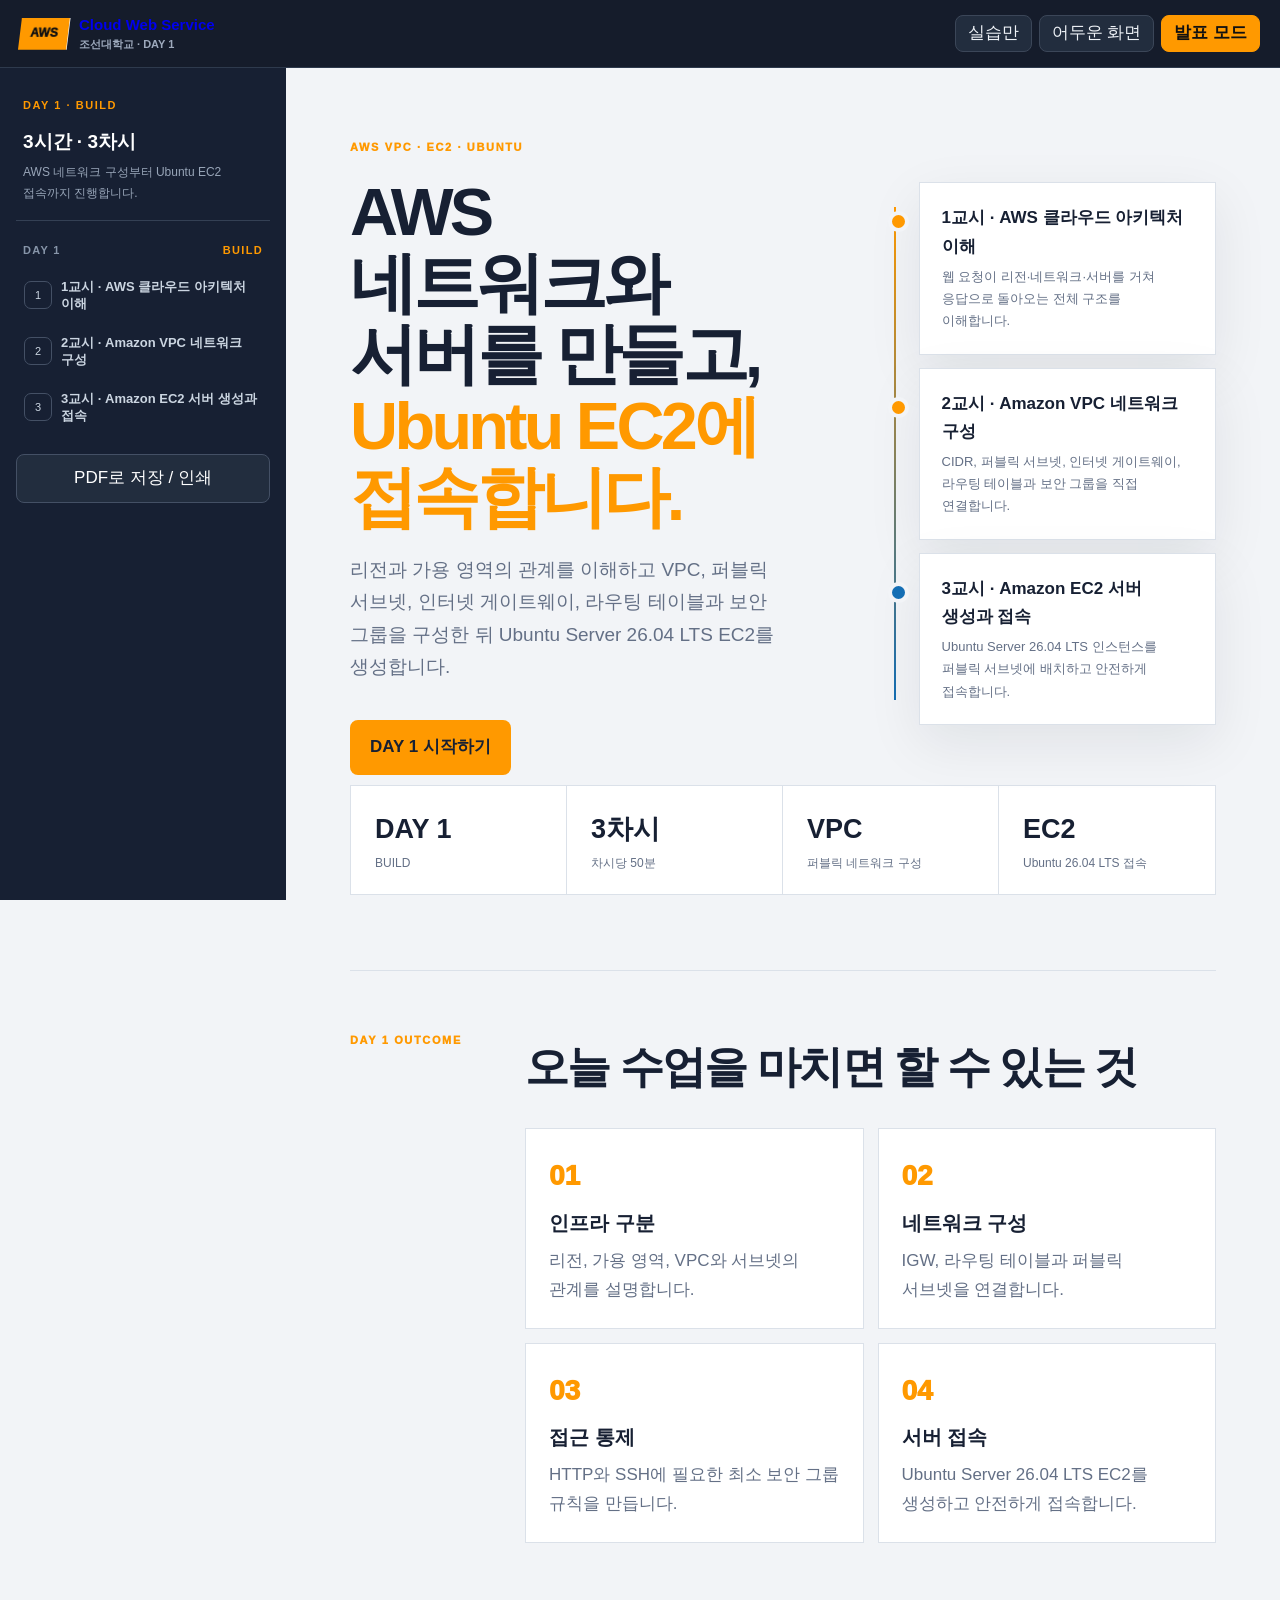
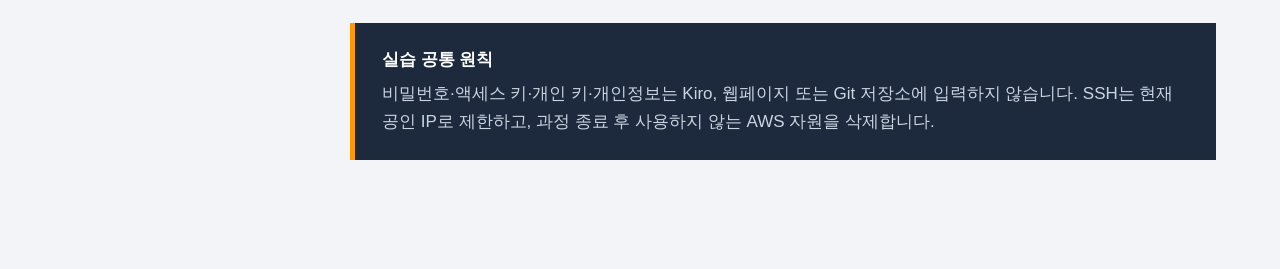
<file: index.html>
<!doctype html>
<html lang="ko">
<head>
  <meta charset="utf-8">
  <meta name="viewport" content="width=device-width,initial-scale=1">
  <meta name="description" content="IT 관련 전공 3·4학년을 위한 AWS 클라우드 웹서비스 구축 일자별 실습 교안">
  <meta name="theme-color" content="#111827">
  <title>조선대학교 AWS 클라우드 웹서비스 구축 · DAY 1</title>
  <link rel="icon" type="image/svg+xml" href="data:image/svg+xml,%3Csvg xmlns='http://www.w3.org/2000/svg' viewBox='0 0 64 64'%3E%3Crect width='64' height='64' rx='14' fill='%23111827'/%3E%3Cpath d='M14 38h36M19 29l13-10 13 10v16H19z' fill='none' stroke='%23ff9900' stroke-width='4' stroke-linecap='round' stroke-linejoin='round'/%3E%3C/svg%3E">
  <link rel="stylesheet" href="styles.css">
  <link rel="stylesheet" href="visuals.css?v=20261002-2">
  <link rel="stylesheet" href="effects.css?v=20261002-2">
</head>
<body>
  <a class="skip" href="#main">본문으로 바로가기</a>
  <header class="topbar">
    <button class="nav-toggle" id="navToggle" aria-label="목차 열기" aria-expanded="false">☰</button>
    <a class="brand" href="#home"><span>AWS</span><b>Cloud Web Service<small>조선대학교 · DAY 1</small></b></a>
    <div class="tools">
      <button id="practiceBtn" aria-pressed="false">실습만</button>
      <button id="themeBtn" aria-pressed="false">어두운 화면</button>
      <button class="accent" id="presentBtn">발표 모드</button>
    </div>
  </header>
  <aside class="sidebar" id="sidebar">
    <div class="side-head"><small>DAY 1 · BUILD</small><strong>3시간 · 3차시</strong><p>오늘 학습할 내용만 표시합니다.</p></div>
    <nav id="courseNav" aria-label="강의 목차"></nav>
    <button class="print" id="printBtn">PDF로 저장 / 인쇄</button>
  </aside>
  <main id="main">
    <section class="home" id="home"></section>
    <div id="lessonRoot"></div>
  </main>
  <div class="present-bar" id="presentBar" hidden><button id="prev">←</button><span id="counter">1 / 1</span><button id="next">→</button><button id="exit">발표 종료</button></div>
  <script src="course-day1.js?v=1459fa1e"></script>
  <script src="app.js"></script>
</body>
</html>
</file>
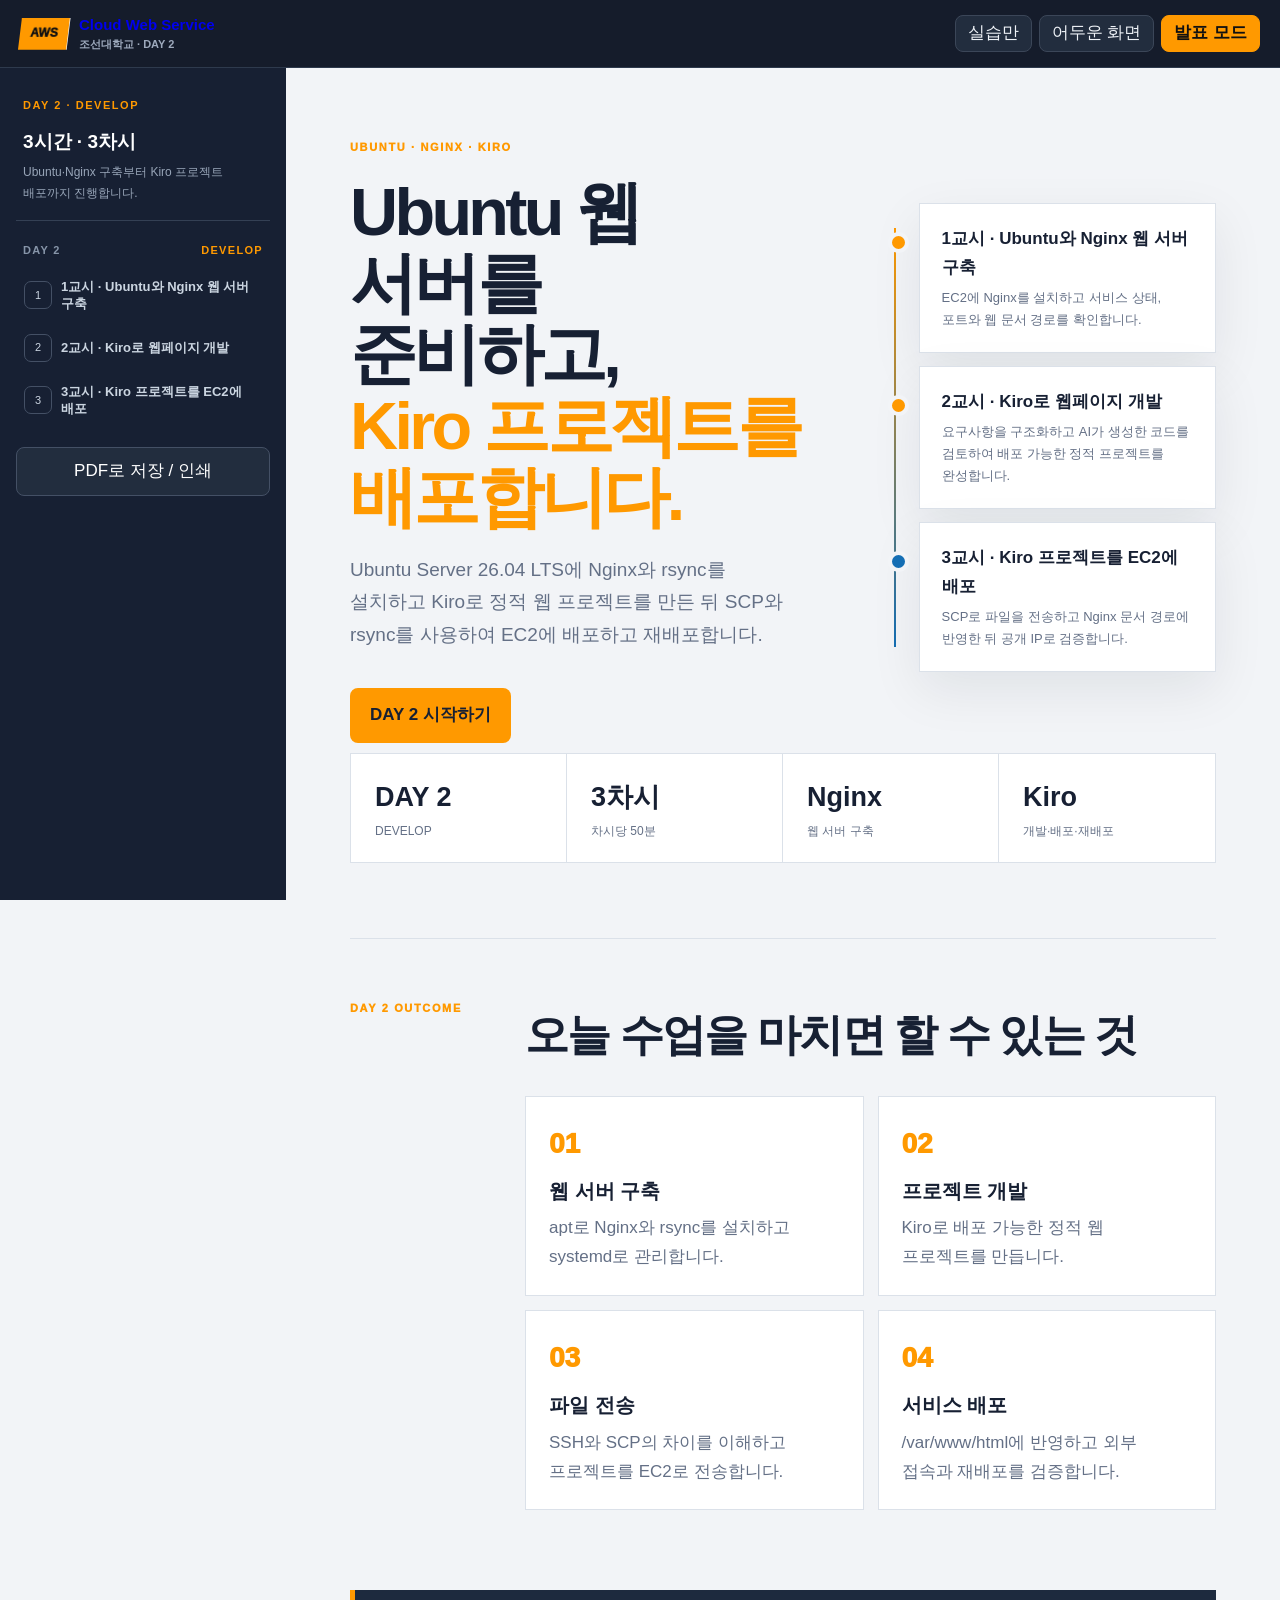
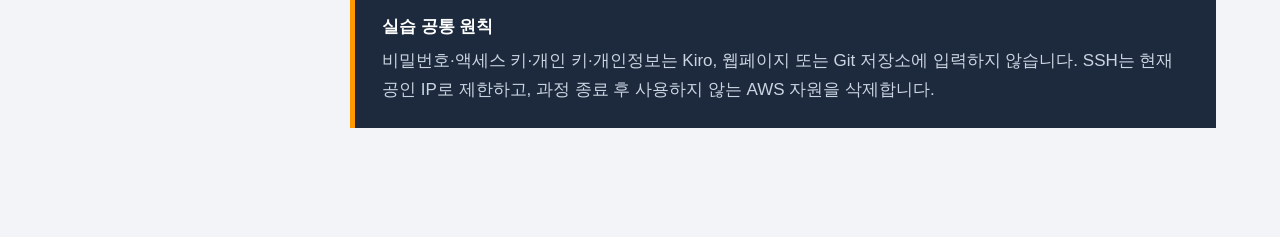
<file: day2.html>
<!doctype html>
<html lang="ko">
<head>
  <meta charset="utf-8">
  <meta name="viewport" content="width=device-width,initial-scale=1">
  <meta name="description" content="IT 관련 전공 3·4학년을 위한 AWS 클라우드 웹서비스 구축 일자별 실습 교안">
  <meta name="theme-color" content="#111827">
  <title>조선대학교 AWS 클라우드 웹서비스 구축 · DAY 2</title>
  <link rel="icon" type="image/svg+xml" href="data:image/svg+xml,%3Csvg xmlns='http://www.w3.org/2000/svg' viewBox='0 0 64 64'%3E%3Crect width='64' height='64' rx='14' fill='%23111827'/%3E%3Cpath d='M14 38h36M19 29l13-10 13 10v16H19z' fill='none' stroke='%23ff9900' stroke-width='4' stroke-linecap='round' stroke-linejoin='round'/%3E%3C/svg%3E">
  <link rel="stylesheet" href="styles.css">
  <link rel="stylesheet" href="visuals.css?v=20261002-2">
  <link rel="stylesheet" href="effects.css?v=20261002-2">
</head>
<body>
  <a class="skip" href="#main">본문으로 바로가기</a>
  <header class="topbar">
    <button class="nav-toggle" id="navToggle" aria-label="목차 열기" aria-expanded="false">☰</button>
    <a class="brand" href="#home"><span>AWS</span><b>Cloud Web Service<small>조선대학교 · DAY 2</small></b></a>
    <div class="tools">
      <button id="practiceBtn" aria-pressed="false">실습만</button>
      <button id="themeBtn" aria-pressed="false">어두운 화면</button>
      <button class="accent" id="presentBtn">발표 모드</button>
    </div>
  </header>
  <aside class="sidebar" id="sidebar">
    <div class="side-head"><small>DAY 2 · DEVELOP</small><strong>3시간 · 3차시</strong><p>오늘 학습할 내용만 표시합니다.</p></div>
    <nav id="courseNav" aria-label="강의 목차"></nav>
    <button class="print" id="printBtn">PDF로 저장 / 인쇄</button>
  </aside>
  <main id="main">
    <section class="home" id="home"></section>
    <div id="lessonRoot"></div>
  </main>
  <div class="present-bar" id="presentBar" hidden><button id="prev">←</button><span id="counter">1 / 1</span><button id="next">→</button><button id="exit">발표 종료</button></div>
  <script src="course-day2.js?v=6cf4bd1a"></script>
  <script src="app.js"></script>
</body>
</html>
</file>
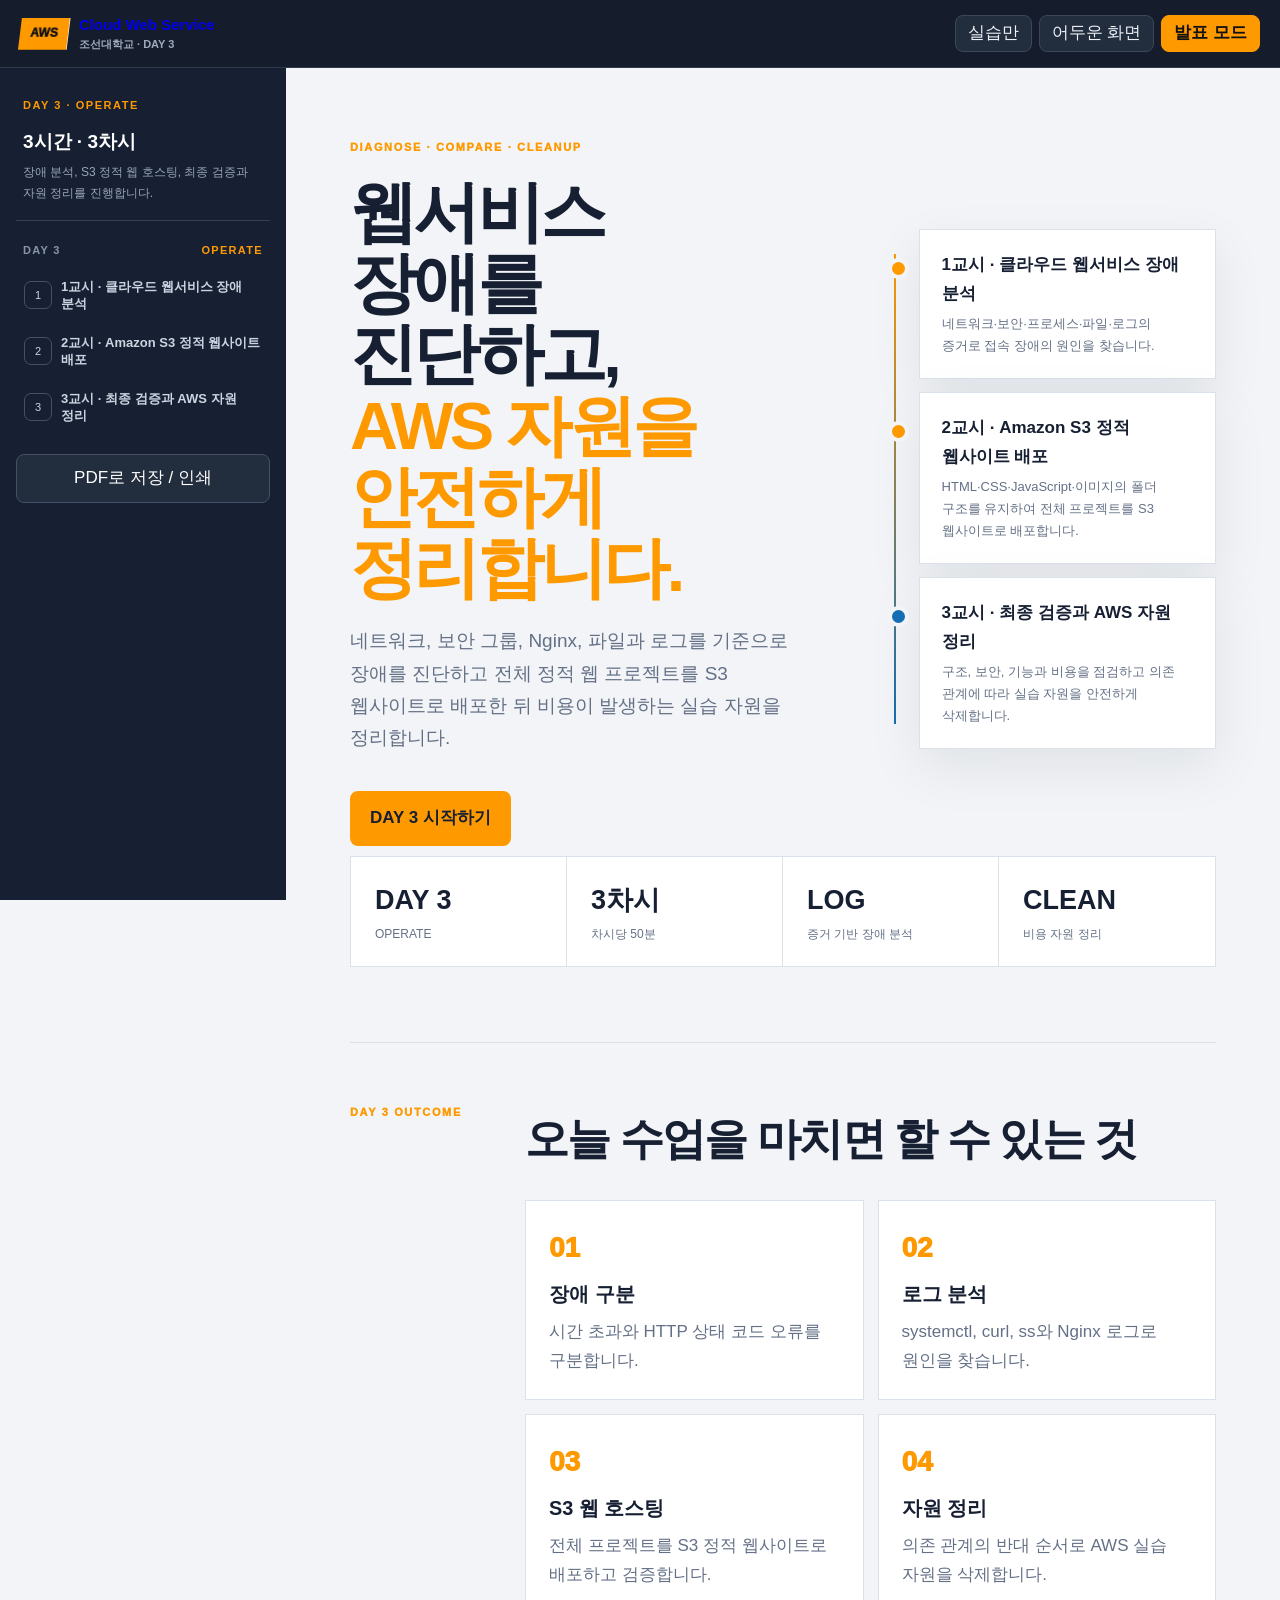
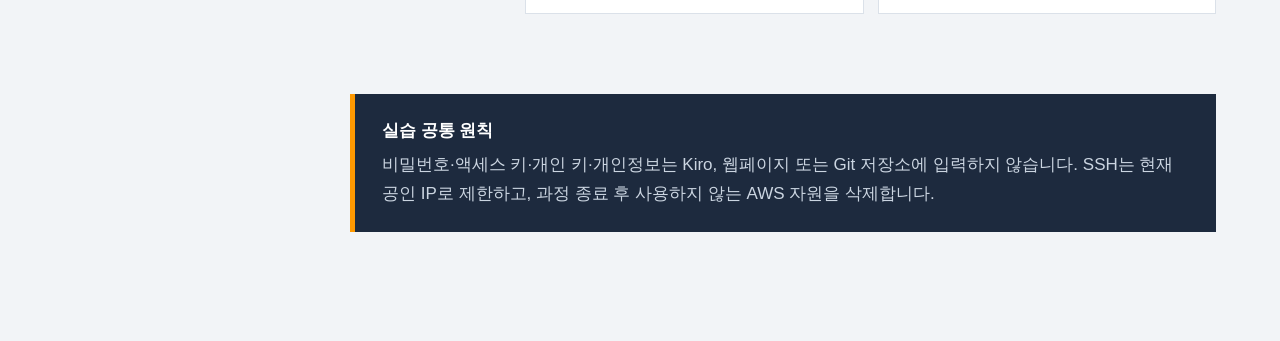
<file: day3.html>
<!doctype html>
<html lang="ko">
<head>
  <meta charset="utf-8">
  <meta name="viewport" content="width=device-width,initial-scale=1">
  <meta name="description" content="IT 관련 전공 3·4학년을 위한 AWS 클라우드 웹서비스 구축 일자별 실습 교안">
  <meta name="theme-color" content="#111827">
  <title>조선대학교 AWS 클라우드 웹서비스 구축 · DAY 3</title>
  <link rel="icon" type="image/svg+xml" href="data:image/svg+xml,%3Csvg xmlns='http://www.w3.org/2000/svg' viewBox='0 0 64 64'%3E%3Crect width='64' height='64' rx='14' fill='%23111827'/%3E%3Cpath d='M14 38h36M19 29l13-10 13 10v16H19z' fill='none' stroke='%23ff9900' stroke-width='4' stroke-linecap='round' stroke-linejoin='round'/%3E%3C/svg%3E">
  <link rel="stylesheet" href="styles.css">
  <link rel="stylesheet" href="visuals.css?v=20261002-2">
  <link rel="stylesheet" href="effects.css?v=20261002-2">
</head>
<body>
  <a class="skip" href="#main">본문으로 바로가기</a>
  <header class="topbar">
    <button class="nav-toggle" id="navToggle" aria-label="목차 열기" aria-expanded="false">☰</button>
    <a class="brand" href="#home"><span>AWS</span><b>Cloud Web Service<small>조선대학교 · DAY 3</small></b></a>
    <div class="tools">
      <button id="practiceBtn" aria-pressed="false">실습만</button>
      <button id="themeBtn" aria-pressed="false">어두운 화면</button>
      <button class="accent" id="presentBtn">발표 모드</button>
    </div>
  </header>
  <aside class="sidebar" id="sidebar">
    <div class="side-head"><small>DAY 3 · OPERATE</small><strong>3시간 · 3차시</strong><p>오늘 학습할 내용만 표시합니다.</p></div>
    <nav id="courseNav" aria-label="강의 목차"></nav>
    <button class="print" id="printBtn">PDF로 저장 / 인쇄</button>
  </aside>
  <main id="main">
    <section class="home" id="home"></section>
    <div id="lessonRoot"></div>
  </main>
  <div class="present-bar" id="presentBar" hidden><button id="prev">←</button><span id="counter">1 / 1</span><button id="next">→</button><button id="exit">발표 종료</button></div>
  <script src="course-day3.js?v=c285dc4a"></script>
  <script src="app.js"></script>
</body>
</html>
</file>
<file: styles.css>
:root{--bg:#f2f4f7;--paper:#fff;--soft:#edf1f6;--ink:#172033;--muted:#647086;--line:#dbe1e9;--navy:#111827;--navy2:#1d2a3e;--orange:#ff9900;--orange2:#fff1d8;--blue:#146eb4;--green:#087a61;--red:#bd3540;--side:286px;--top:68px;--shadow:0 18px 52px rgba(17,24,39,.08)}*{box-sizing:border-box}html{scroll-behavior:smooth}body{margin:0;background:var(--bg);color:var(--ink);font:17px/1.7 Pretendard,"Noto Sans KR","Malgun Gothic",sans-serif;word-break:keep-all;-webkit-font-smoothing:antialiased}button{font:inherit;color:inherit}.skip{position:fixed;top:-60px;left:12px;z-index:999;background:#fff;padding:8px 12px}.skip:focus{top:8px}.topbar{position:fixed;inset:0 0 auto;z-index:90;height:var(--top);padding:0 20px;display:flex;align-items:center;gap:14px;background:rgba(17,24,39,.98);color:#fff;border-bottom:1px solid #2e3a4d}.brand{display:flex;align-items:center;gap:11px;text-decoration:none}.brand>span{display:grid;place-items:center;width:48px;height:31px;background:var(--orange);color:#111;font-size:12px;font-weight:950;transform:skew(-7deg)}.brand>b{font-size:15px;line-height:1.1}.brand small{display:block;color:#9eaabd;font-size:11px;margin-top:4px}.tools{margin-left:auto;display:flex;gap:7px}.tools button,.nav-toggle{min-height:37px;padding:0 12px;border:1px solid #3b4658;border-radius:8px;background:#222d3e;color:#eef2f7;cursor:pointer}.tools button:hover,.tools button[aria-pressed=true]{border-color:var(--orange);background:#3c2d17}.tools .accent{background:var(--orange);border-color:var(--orange);color:#111;font-weight:850}.nav-toggle{display:none;font-size:20px}.sidebar{position:fixed;left:0;top:var(--top);bottom:0;z-index:70;width:var(--side);padding:22px 16px;overflow-y:auto;background:#172033;color:#d8dfeb}.side-head{padding:0 7px 17px;border-bottom:1px solid #344054}.side-head small{color:var(--orange);font-size:11px;font-weight:900;letter-spacing:.14em}.side-head strong{display:block;margin-top:7px;color:#fff;font-size:19px}.side-head p{margin:4px 0 0;color:#98a5b8;font-size:12px}.daynav{margin:20px 0}.daynav>strong{display:flex;justify-content:space-between;padding:0 7px 6px;color:#8795a9;font-size:11px;letter-spacing:.12em}.daynav>strong em{color:var(--orange);font-style:normal}.navlesson{width:100%;display:grid;grid-template-columns:29px 1fr;gap:8px;align-items:center;margin:3px 0;padding:9px 8px;border:0;border-radius:9px;background:transparent;color:#cbd5e1;text-align:left;cursor:pointer}.navlesson:hover,.navlesson.active{background:#273449;color:#fff}.navlesson i{display:grid;place-items:center;width:28px;height:28px;border:1px solid #445065;border-radius:7px;font-style:normal;font-size:11px}.navlesson.active i{background:var(--orange);border-color:var(--orange);color:#111;font-weight:900}.navlesson span{font-size:13px;font-weight:700;line-height:1.35}.print{width:100%;padding:9px;border:1px solid #445065;border-radius:8px;background:#222d3e;color:#fff;cursor:pointer}main{margin-left:var(--side);padding-top:var(--top);min-height:100vh}.home,.lesson{max-width:1450px;margin:auto;padding:clamp(32px,5vw,76px)}.hero{display:grid;grid-template-columns:1.15fr .85fr;gap:clamp(35px,6vw,90px);align-items:center;min-height:480px}.hero small,.home-block>small,.lesson-tag,.slide-no{color:var(--orange);font-size:11px;font-weight:950;letter-spacing:.15em}.hero h1{margin:16px 0 21px;font-size:clamp(42px,5.2vw,73px);line-height:1.07;letter-spacing:-.055em}.hero h1 em{color:var(--orange);font-style:normal}.hero p{max-width:740px;color:var(--muted);font-size:19px}.hero button{margin-top:18px;padding:13px 20px;border:0;border-radius:8px;background:var(--orange);font-weight:900;cursor:pointer}.hero ol{position:relative;margin:0;padding:0 0 0 38px;list-style:none}.hero ol:before{content:"";position:absolute;left:13px;top:38px;bottom:38px;width:2px;background:linear-gradient(var(--orange),var(--blue))}.hero li{position:relative;margin:13px 0;padding:21px 22px;border:1px solid var(--line);background:var(--paper);box-shadow:var(--shadow)}.hero li:before{content:"";position:absolute;left:-32px;top:28px;width:13px;height:13px;border:4px solid var(--bg);border-radius:50%;background:var(--orange)}.hero li:nth-child(3):before{background:var(--blue)}.hero li b,.hero li span{display:block}.hero li span{margin-top:4px;color:var(--muted);font-size:13px}.stats{display:grid;grid-template-columns:repeat(4,1fr);margin:10px 0 75px;border:1px solid var(--line);background:var(--paper)}.stats div{padding:21px 24px;border-right:1px solid var(--line)}.stats div:last-child{border:0}.stats b,.stats span{display:block}.stats b{font-size:27px}.stats span{color:var(--muted);font-size:12px}.home-block{display:grid;grid-template-columns:150px 1fr;gap:25px;padding:60px 0;border-top:1px solid var(--line)}.home-block h2{margin:0 0 23px;font-size:clamp(29px,3.4vw,46px);letter-spacing:-.04em}.four,.grid2,.grid3{display:grid;gap:14px}.four,.grid2{grid-template-columns:repeat(2,1fr)}.grid3{grid-template-columns:repeat(3,1fr)}.four article,.card{padding:23px;border:1px solid var(--line);background:var(--paper)}.four article>b,.metric{color:var(--orange);font-size:28px;font-weight:950}.four h3,.card h3{margin:7px 0 6px}.four p,.card p{margin:0;color:var(--muted)}.notice{margin:20px 0 45px;padding:23px 27px;border-left:5px solid var(--orange);background:var(--navy2);color:#fff}.notice p{margin:5px 0 0;color:#cbd5e1}.lesson{display:none}.lesson.active{display:block}.lesson-hero{position:relative;overflow:hidden;min-height:300px;padding:clamp(35px,5vw,65px);display:flex;flex-direction:column;justify-content:flex-end;background:var(--navy);color:#fff}.lesson-hero:after{content:attr(data-index);position:absolute;right:-8px;top:-55px;color:rgba(255,153,0,.11);font-size:210px;font-weight:950}.lesson-hero>*{position:relative;z-index:1}.lesson-hero h1{margin:13px 0 10px;max-width:900px;font-size:clamp(40px,5vw,66px);line-height:1.08;letter-spacing:-.05em}.lesson-hero p{max-width:900px;margin:0;color:#c9d2df;font-size:18px}.plan{display:grid;grid-template-columns:170px 1fr;gap:20px;padding:25px 28px;margin:20px 0;border:1px solid var(--line);background:var(--paper)}.plan div{display:flex;flex-wrap:wrap;gap:8px}.plan span{padding:6px 9px;border-radius:5px;background:var(--soft);color:var(--muted);font-size:12px}.slide{min-height:410px;margin:20px 0;padding:clamp(29px,4.5vw,61px);border:1px solid var(--line);background:var(--paper);box-shadow:0 12px 40px rgba(17,24,39,.045)}.slide.practice{border-top:5px solid var(--orange)}.slide.trouble{border-top:5px solid var(--red)}.slide.summary{background:var(--navy);color:#fff}.slide h2{max-width:1050px;margin:10px 0 12px;font-size:clamp(30px,3.6vw,49px);line-height:1.18;letter-spacing:-.045em}.lead{margin:0 0 25px;color:var(--muted);font-size:18px}.summary .lead,.summary p,.summary li{color:#cbd5e1}.card.accent{background:var(--orange2);border-color:#ffd08a}.card.dark{background:var(--navy2);border-color:var(--navy2);color:#fff}.card.dark p{color:#cbd5e1}.flow{display:flex;gap:10px;margin:25px 0}.flow>div{position:relative;flex:1;padding:19px;border:1px solid var(--line);background:var(--soft)}.flow>div:not(:last-child):after{content:"→";position:absolute;z-index:2;right:-17px;top:50%;width:24px;height:24px;display:grid;place-items:center;transform:translateY(-50%);border-radius:50%;background:var(--orange);color:#111;font-weight:950}.flow b,.flow span{display:block}.flow span{margin-top:4px;color:var(--muted);font-size:13px}.compare{display:grid;grid-template-columns:1fr auto 1fr;gap:13px;align-items:stretch;margin:24px 0}.compare article{padding:24px;border:1px solid var(--line);background:var(--soft)}.compare mark{display:grid;place-items:center;background:none;color:var(--orange);font-weight:950}.layers{display:grid;gap:8px;margin:24px 0}.layers div{display:grid;grid-template-columns:180px 1fr;gap:12px;padding:14px 18px;border-left:6px solid var(--blue);background:var(--soft)}.layers div:nth-child(2){border-color:var(--orange)}.layers div:nth-child(3){border-color:var(--green)}.layers div:nth-child(4){border-color:#e2bd25}.layers span{color:var(--muted)}.callout{margin:23px 0;padding:18px 21px;border-left:5px solid var(--blue);background:#e9f4fc;color:#173c58}.callout.warn{border-color:var(--orange);background:var(--orange2);color:#573506}.callout.danger{border-color:var(--red);background:#ffedef;color:#6b1f25}.question{margin:22px 0;padding:19px 22px;border:1px dashed var(--orange);background:var(--orange2)}.steps{counter-reset:s;display:grid;gap:0;margin:25px 0}.step{position:relative;padding:0 0 24px 55px}.step:before{counter-increment:s;content:counter(s);position:absolute;left:0;top:0;width:39px;height:39px;display:grid;place-items:center;border-radius:9px;background:var(--orange);color:#111;font-weight:950}.step:not(:last-child):after{content:"";position:absolute;left:19px;top:42px;bottom:3px;width:2px;background:var(--line)}.step h3{margin:0 0 4px}.step p{margin:0;color:var(--muted)}.result{display:inline-block;margin-top:7px;padding:4px 8px;border-radius:4px;background:#e6f5ef;color:#08634c;font-size:12px;font-weight:850}.table{overflow:auto;margin:22px 0}table{width:100%;min-width:700px;border-collapse:collapse}th,td{padding:13px 15px;border:1px solid var(--line);text-align:left;vertical-align:top}th{background:var(--navy);color:#fff;font-size:13px}tr:nth-child(even) td{background:var(--soft)}pre{position:relative;margin:17px 0;padding:18px 80px 18px 19px;overflow:auto;background:#0c1320;color:#dbe7f5;font:14px/1.65 Consolas,monospace;white-space:pre-wrap}.copy{position:absolute;right:9px;top:9px;padding:5px 8px;border:1px solid #405069;border-radius:4px;background:#1d2a3d;color:#fff;cursor:pointer}.check{display:grid;gap:8px;margin:22px 0}.check label{display:flex;gap:10px;padding:11px 13px;border:1px solid var(--line);background:var(--soft)}.check input{accent-color:var(--orange)}.refs a{color:var(--blue);overflow-wrap:anywhere}.present-bar{position:fixed;z-index:300;left:50%;bottom:16px;transform:translateX(-50%);display:flex;align-items:center;gap:8px;padding:8px;border-radius:11px;background:#111827;color:#fff;box-shadow:0 15px 45px #0005}.present-bar[hidden]{display:none}.present-bar button{height:37px;min-width:41px;border:1px solid #3e495b;border-radius:6px;background:#222d3e;color:#fff}.present-bar span{min-width:70px;text-align:center;font-size:12px}.practice-only .slide:not(.practice):not(.trouble):not(.summary){display:none}.dark{--bg:#0d1521;--paper:#141e2c;--soft:#1a283b;--ink:#eef3f9;--muted:#aab6c7;--line:#324058;--orange2:#3a2a14}.dark .callout{background:#153148;color:#d8edff}.dark .callout.warn,.dark .question{background:#3a2b15;color:#ffe0aa}.dark .callout.danger{background:#3d1e24;color:#ffd5d9}.presenting{overflow:hidden}.presenting .topbar,.presenting .sidebar,.presenting .lesson-hero,.presenting .plan{display:none}.presenting main{margin:0;padding:0}.presenting .home{display:none!important}.presenting .lesson{max-width:none;height:100vh;padding:0}.presenting .slide{display:none!important;width:100vw;height:100vh;min-height:0;margin:0;padding:clamp(45px,7vw,105px);border:0;overflow:auto;box-shadow:none}.presenting .slide.current{display:block!important}.presenting .slide h2{font-size:clamp(43px,5vw,72px);max-width:1200px}.presenting .slide .lead{font-size:clamp(19px,2vw,28px)}.presenting .slide p,.presenting .slide li{font-size:clamp(18px,1.55vw,25px)}@media(max-width:1050px){:root{--side:252px}.hero{grid-template-columns:1fr}.grid3{grid-template-columns:repeat(2,1fr)}.tools button:not(.accent){display:none}}@media(max-width:760px){:root{--top:62px}.topbar{padding:0 11px}.nav-toggle{display:block}.brand small{display:none}.sidebar{width:min(310px,88vw);transform:translateX(-100%);transition:.22s}.sidebar.open{transform:none}main{margin:0}.home,.lesson{padding:24px 15px 55px}.hero h1{font-size:40px}.stats{grid-template-columns:repeat(2,1fr)}.stats div:nth-child(2){border-right:0}.home-block{grid-template-columns:1fr}.four,.grid2,.grid3{grid-template-columns:1fr}.plan{grid-template-columns:1fr}.slide{padding:29px 21px;min-height:0}.flow{flex-direction:column}.flow>div:not(:last-child):after{right:50%;top:auto;bottom:-17px;transform:translateX(50%) rotate(90deg)}.compare{grid-template-columns:1fr}.compare mark{transform:rotate(90deg)}.layers div{grid-template-columns:1fr}.tools .accent{padding:0 9px}}@media print{body{font-size:11pt}.topbar,.sidebar,.present-bar,.copy{display:none!important}main{margin:0;padding:0}.home,.lesson,.lesson.active{display:block!important;max-width:none;padding:0}.lesson{page-break-before:always}.slide{display:block!important;min-height:0;margin:0;padding:26px 0;border:0;border-top:1px solid #bbb;box-shadow:none;break-inside:avoid}}@media(prefers-reduced-motion:reduce){*{scroll-behavior:auto!important;animation:none!important;transition:none!important}}
</file>
<file: visuals.css>
/* 발표용 시각 자료: 일반 카드는 중립, 의미가 있는 상태만 색으로 구분 */
.card.accent,
.card.dark {
  background: var(--paper);
  border-color: var(--line);
  color: var(--ink);
}

.card.dark p {
  color: var(--muted);
}

.visual-icon {
  display: grid;
  place-items: center;
  flex: 0 0 auto;
  width: 64px;
  height: 64px;
  border: 1px solid color-mix(in srgb, var(--orange) 42%, var(--line));
  border-radius: 18px;
  background: color-mix(in srgb, var(--orange) 10%, var(--paper));
  color: var(--orange);
}

.visual-icon svg {
  display: block;
  width: 42px;
  height: 42px;
  fill: none;
  stroke: currentColor;
  stroke-width: 3;
  stroke-linecap: round;
  stroke-linejoin: round;
}

.visual-card {
  position: relative;
  min-height: 206px;
  display: grid;
  grid-template-columns: 1fr 72px;
  grid-template-areas:
    "metric icon"
    "title icon"
    "copy copy";
  align-content: start;
  column-gap: 16px;
}

.visual-card .metric {
  grid-area: metric;
  align-self: center;
}

.visual-card .card-icon {
  grid-area: icon;
  width: 68px;
  height: 68px;
}

.visual-card h3 {
  grid-area: title;
}

.visual-card p {
  grid-area: copy;
  margin-top: 9px;
}

.visual-stage {
  position: relative;
  margin: 25px 0;
  padding: clamp(22px, 3vw, 36px);
  overflow: hidden;
  border: 1px solid var(--line);
  border-radius: 20px;
  background: linear-gradient(135deg, color-mix(in srgb, var(--blue) 5%, var(--paper)), var(--paper));
}

.diagram-node {
  min-width: 0;
  display: flex;
  flex-direction: column;
  align-items: center;
  justify-content: center;
  gap: 8px;
  padding: 20px;
  border: 1px solid var(--line);
  border-radius: 16px;
  background: var(--paper);
  text-align: center;
  box-shadow: 0 12px 30px rgba(17, 24, 39, .06);
}

.diagram-node .visual-icon {
  width: 72px;
  height: 72px;
}

.diagram-node b {
  font-size: 20px;
}

.diagram-node small,
.az-card small,
.region-title small,
.bucket-shell small,
.object-stack small {
  display: block;
  color: var(--muted);
  font-size: 14px;
  line-height: 1.45;
}

.diagram-node.selected {
  border: 1px solid var(--line);
  box-shadow: none;
}

.diagram-arrow {
  display: grid;
  place-items: center;
  color: var(--orange);
  font-size: 32px;
  font-weight: 950;
}

.infra-zoom,
.service-route {
  display: grid;
  grid-template-columns: 1fr 54px 1fr 54px 1fr;
  align-items: stretch;
  gap: 7px;
}

.region-criteria {
  display: grid;
  grid-template-columns: repeat(4, 1fr);
  gap: 9px;
  margin-top: 14px;
}

.region-criteria span,
.concept-key span {
  padding: 13px 15px;
  border: 1px solid var(--line);
  border-radius: 10px;
  background: var(--soft);
  color: var(--muted);
  font-size: 14px;
}

.region-criteria b,
.concept-key b {
  display: block;
  color: var(--ink);
  font-size: 15px;
}

.az-visual {
  padding-top: 22px;
}

.region-title {
  display: flex;
  align-items: center;
  gap: 15px;
  margin-bottom: 20px;
}

.region-title .visual-icon {
  width: 58px;
  height: 58px;
}

.region-title b {
  display: block;
  font-size: 21px;
}

.az-grid {
  display: grid;
  grid-template-columns: repeat(3, 1fr);
  gap: 14px;
}

.az-card {
  position: relative;
  display: flex;
  flex-direction: column;
  align-items: center;
  gap: 7px;
  padding: 20px;
  border: 1px solid var(--line);
  border-radius: 15px;
  background: var(--paper);
  text-align: center;
}

.az-card .visual-icon {
  width: 62px;
  height: 62px;
}

.az-link {
  display: grid;
  grid-template-columns: 1fr auto 1fr;
  align-items: center;
  gap: 12px;
  margin-top: 16px;
  color: var(--blue);
  font-size: 13px;
  font-weight: 850;
}

.az-link i {
  height: 2px;
  background: repeating-linear-gradient(90deg, var(--blue) 0 9px, transparent 9px 15px);
}

.ha-visual {
  display: grid;
  justify-items: center;
}

.traffic-source {
  display: flex;
  align-items: center;
  gap: 12px;
}

.traffic-source .visual-icon {
  width: 58px;
  height: 58px;
}

.traffic-split {
  position: relative;
  margin: 14px 0 28px;
  padding: 6px 14px;
  border-radius: 999px;
  background: var(--navy);
  color: #fff;
  font-size: 13px;
  font-weight: 850;
}

.traffic-split::after {
  content: "";
  position: absolute;
  top: 100%;
  left: 50%;
  width: min(46vw, 500px);
  height: 32px;
  transform: translateX(-50%);
  border: 2px solid var(--blue);
  border-top: 0;
  border-bottom: 0;
}

.ha-targets {
  width: min(760px, 100%);
  display: grid;
  grid-template-columns: repeat(2, 1fr);
  gap: 18px;
}

.ha-targets .failed {
  border-color: #e8a0a6;
  background: #fff6f7;
}

.ha-targets .failed .visual-icon {
  color: var(--red);
  border-color: #e8a0a6;
  background: #ffedef;
}

.ha-targets .failed::after {
  content: "×";
  position: absolute;
  top: 10px;
  right: 14px;
  color: var(--red);
  font-size: 30px;
  font-weight: 950;
}

.ha-targets .healthy {
  border-color: #78c6ad;
  background: #f2fbf7;
}

.ha-targets .healthy .visual-icon {
  color: var(--green);
  border-color: #78c6ad;
  background: #e6f5ef;
}

.service-state {
  margin-top: 18px;
  padding: 9px 17px;
  border-radius: 999px;
  background: #e6f5ef;
  color: #08634c;
}

.request-route {
  display: grid;
  grid-template-columns: 1fr auto 1fr auto 1fr auto 1fr;
  align-items: center;
  gap: 9px;
}

.request-route .diagram-node {
  padding: 16px 12px;
}

.request-route .diagram-node b {
  font-size: 16px;
}

.request-route .diagram-node .visual-icon {
  width: 58px;
  height: 58px;
}

.route-line {
  position: relative;
  color: var(--blue);
  font-size: 12px;
  font-weight: 850;
}

.route-line::after {
  content: "→";
  display: block;
  color: var(--orange);
  font-size: 28px;
  line-height: 1;
}

.route-line.return::after {
  content: "←";
}

.s3-visual {
  display: grid;
  grid-template-columns: .85fr 1.4fr;
  gap: 22px;
  align-items: center;
}

.bucket-shell {
  display: flex;
  flex-direction: column;
  align-items: center;
  gap: 8px;
  text-align: center;
}

.bucket-shell .visual-icon {
  width: 108px;
  height: 108px;
  border-radius: 28px;
}

.bucket-shell .visual-icon svg {
  width: 72px;
  height: 72px;
}

.object-stack {
  display: grid;
  gap: 9px;
}

.object-stack article {
  display: grid;
  grid-template-columns: 48px 1fr;
  grid-template-areas: "icon title" "icon copy";
  column-gap: 12px;
  align-items: center;
  padding: 12px 14px;
  border: 1px solid var(--line);
  border-radius: 12px;
  background: var(--paper);
}

.object-stack .visual-icon {
  grid-area: icon;
  width: 48px;
  height: 48px;
  border-radius: 12px;
}

.object-stack .visual-icon svg {
  width: 30px;
  height: 30px;
}

.object-stack b {
  grid-area: title;
}

.object-stack small {
  grid-area: copy;
}

.concept-key {
  display: grid;
  grid-template-columns: repeat(3, 1fr);
  gap: 9px;
}

.dark .visual-stage {
  background: linear-gradient(135deg, #101d2d, var(--paper));
}

.dark .visual-icon {
  background: #2b251e;
}

.dark .ha-targets .failed {
  background: #351b21;
}

.dark .ha-targets .healthy {
  background: #133429;
}

.dark .service-state {
  background: #173c32;
  color: #b9f1da;
}

.presenting .visual-card {
  min-height: 250px;
}

.presenting .visual-icon {
  width: 82px;
  height: 82px;
}

.presenting .visual-icon svg {
  width: 54px;
  height: 54px;
}

.presenting .visual-stage {
  margin-top: 32px;
}

.presenting .diagram-node b {
  font-size: clamp(20px, 1.8vw, 28px);
}

.presenting .diagram-node small,
.presenting .az-card small,
.presenting .region-title small,
.presenting .bucket-shell small,
.presenting .object-stack small {
  font-size: clamp(14px, 1.15vw, 18px);
}

@media (max-width: 900px) {
  .infra-zoom,
  .service-route {
    grid-template-columns: 1fr;
  }

  .diagram-arrow {
    transform: rotate(90deg);
  }

  .region-criteria,
  .concept-key {
    grid-template-columns: repeat(2, 1fr);
  }

  .request-route {
    grid-template-columns: 1fr;
  }

  .route-line {
    text-align: center;
  }

  .route-line::after {
    transform: rotate(90deg);
  }

  .s3-visual {
    grid-template-columns: 1fr;
  }

  .traffic-split::after {
    width: 70vw;
  }

  .presenting .visual-stage {
    overflow: auto;
  }
}

@media (max-width: 620px) {
  .region-criteria,
  .concept-key,
  .az-grid,
  .ha-targets {
    grid-template-columns: 1fr;
  }

  .traffic-split::after {
    display: none;
  }

  .visual-card {
    min-height: 0;
  }

  .visual-stage,
  .presenting .visual-stage {
    padding: 18px;
    border-radius: 14px;
  }
}

@media print {
  .visual-stage,
  .visual-card {
    break-inside: avoid;
  }
}

/* 발표 모드에서 S3 객체 목록의 작은 아이콘이 본문을 침범하지 않도록 크기를 고정 */
.presenting .object-stack article {
  min-height: 94px;
  grid-template-columns: 64px minmax(0, 1fr);
}

.presenting .object-stack .visual-icon {
  width: 60px;
  height: 60px;
}

.presenting .object-stack .visual-icon svg {
  width: 38px;
  height: 38px;
}

.presenting .object-stack b,
.presenting .object-stack small {
  min-width: 0;
  overflow-wrap: anywhere;
}

/* 실습 단계의 흰색 표시는 입력란이 아니라 단계 완료 후 확인할 결과임을 명시 */
.result {
  display: inline-flex;
  align-items: center;
  gap: 7px;
  border: 1px solid #a8d5c6;
  background: #eff9f5;
}

.result::before {
  content: "확인 결과";
  padding-right: 7px;
  border-right: 1px solid #a8d5c6;
  color: var(--green);
  font-size: .9em;
  font-weight: 950;
}

.presenting .result {
  padding: 7px 10px;
  font-size: clamp(13px, 1vw, 16px);
}

/* 발표 화면에서는 실습 단계를 두 열로 정리해 스크롤과 겹침을 줄임 */
.presenting .steps {
  grid-template-columns: repeat(2, minmax(0, 1fr));
  gap: 10px 14px;
  margin: 18px 0;
}

.presenting .step {
  min-width: 0;
  padding: 12px 14px 12px 58px;
  border: 1px solid var(--line);
  background: var(--soft);
}

.presenting .step::before {
  left: 10px;
  top: 12px;
}

.presenting .step:not(:last-child)::after {
  display: none;
}

.presenting .step h3 {
  margin-bottom: 2px;
  font-size: clamp(16px, 1.3vw, 21px);
}

.presenting .step p {
  font-size: clamp(14px, 1.05vw, 18px);
  line-height: 1.5;
}

.dark .result {
  border-color: #357c68;
  background: #173c32;
  color: #c8f3e3;
}

.dark .result::before {
  border-color: #357c68;
  color: #77d7b7;
}

.practice-only .lesson.active::before {
  content: "실습 화면만 표시 중 · 전체 강의를 보려면 상단의 ‘전체 보기’를 선택하세요.";
  display: block;
  margin-bottom: 14px;
  padding: 11px 15px;
  border-left: 5px solid var(--orange);
  background: var(--orange2);
  color: var(--ink);
  font-size: 14px;
  font-weight: 800;
}

.presenting.practice-only .lesson.active::before {
  display: none;
}

@media print {
  .practice-only .lesson.active::before {
    display: none;
  }
}

/* VPC와 서버 구조를 실제 연결 관계로 표현하는 강의용 다이어그램 */
.vpc-map {
  display: grid;
  grid-template-columns: minmax(0, 1fr) 210px;
  gap: 22px;
  align-items: center;
}

.vpc-boundary {
  padding: 18px;
  border: 2px solid var(--blue);
  border-radius: 18px;
  background: color-mix(in srgb, var(--blue) 5%, var(--paper));
}

.vpc-boundary > b {
  display: block;
  margin-bottom: 14px;
  font-size: 20px;
}

.subnet-block {
  display: grid;
  grid-template-columns: 64px minmax(0, 1fr) minmax(130px, .45fr);
  gap: 14px;
  align-items: center;
  padding: 18px;
  border: 1px dashed var(--blue);
  border-radius: 14px;
  background: var(--paper);
}

.subnet-block small,
.gateway-node small,
.mini-instance small,
.security-flow small,
.diag-stack small,
.architecture-final small,
.cleanup-flow small {
  display: block;
  color: var(--muted);
  font-size: 13px;
}

.mini-instance,
.gateway-node {
  display: grid;
  justify-items: center;
  gap: 7px;
  padding: 15px;
  border: 1px solid var(--line);
  border-radius: 13px;
  background: var(--paper);
  text-align: center;
}

.mini-instance .visual-icon,
.gateway-node .visual-icon {
  width: 58px;
  height: 58px;
}

.mini-instance.selected {
  border: 1px solid var(--line);
}

.security-flow {
  display: grid;
  grid-template-columns: 1fr 1.1fr 1fr;
  grid-template-areas:
    "web gate server"
    "admin gate server";
  gap: 14px;
  align-items: center;
}

.security-client,
.security-gate,
.security-server {
  display: grid;
  justify-items: center;
  gap: 7px;
  padding: 18px;
  border: 1px solid var(--line);
  border-radius: 14px;
  background: var(--paper);
  text-align: center;
}

.security-client { grid-area: web; }
.security-client.admin { grid-area: admin; }
.security-gate {
  grid-area: gate;
  border: 2px solid var(--blue);
}
.security-server { grid-area: server; }

.security-flow > div {
  position: relative;
}

.security-client::after,
.security-gate::after {
  content: "→";
  position: absolute;
  right: -22px;
  top: 50%;
  transform: translateY(-50%);
  color: var(--orange);
  font-size: 24px;
  font-weight: 900;
}

.diag-stack {
  display: grid;
  grid-template-columns: repeat(5, 1fr);
  gap: 10px;
}

.diag-stack > div {
  display: grid;
  justify-items: center;
  gap: 8px;
  padding: 18px 12px;
  border: 1px solid var(--line);
  border-radius: 13px;
  background: var(--paper);
  text-align: center;
}

.architecture-final {
  display: grid;
  grid-template-columns: 150px minmax(0, 1fr) 150px;
  gap: 18px;
  align-items: center;
}

.arch-user,
.arch-dev {
  display: grid;
  justify-items: center;
  gap: 8px;
  text-align: center;
}

.arch-vpc {
  display: grid;
  grid-template-columns: repeat(2, 1fr);
  gap: 10px;
  padding: 18px;
  border: 2px solid var(--blue);
  border-radius: 18px;
}

.arch-vpc > b,
.arch-subnet {
  grid-column: 1 / -1;
}

.arch-vpc > div {
  display: flex;
  align-items: center;
  gap: 9px;
  padding: 12px;
  border: 1px solid var(--line);
  border-radius: 12px;
  background: var(--paper);
}

.arch-vpc .visual-icon {
  width: 46px;
  height: 46px;
  border-radius: 11px;
}

.arch-subnet {
  flex-wrap: wrap;
  border-style: dashed !important;
}

.arch-subnet > b {
  width: 100%;
}

.cleanup-flow {
  display: grid;
  grid-template-columns: repeat(6, 1fr);
  gap: 9px;
}

.cleanup-flow > div {
  display: grid;
  align-content: start;
  gap: 6px;
  min-width: 0;
  padding: 15px 12px;
  border: 1px solid var(--line);
  border-radius: 12px;
  background: var(--paper);
}

.cleanup-flow span {
  display: grid;
  place-items: center;
  width: 30px;
  height: 30px;
  border-radius: 50%;
  background: var(--navy);
  color: #fff;
  font-weight: 900;
}

.presenting .slide {
  width: 100%;
  height: 100dvh;
  padding-bottom: 92px;
}

.presenting .flow > div,
.presenting .card {
  min-width: 0;
}

.presenting .table {
  max-height: 52vh;
}

@media (max-width: 1000px) {
  .vpc-map,
  .architecture-final {
    grid-template-columns: 1fr;
  }

  .security-flow {
    grid-template-columns: 1fr;
    grid-template-areas: "web" "admin" "gate" "server";
  }

  .security-client::after,
  .security-gate::after {
    display: none;
  }

  .diag-stack {
    grid-template-columns: repeat(2, 1fr);
  }

  .cleanup-flow {
    grid-template-columns: repeat(3, 1fr);
  }
}

@media (max-width: 620px) {
  .subnet-block,
  .diag-stack,
  .cleanup-flow {
    grid-template-columns: 1fr;
  }
}

@media (prefers-reduced-motion: no-preference) {
  .presenting .slide.current .vpc-boundary,
  .presenting .slide.current .security-gate,
  .presenting .slide.current .arch-vpc {
    animation: nodeIn .5s .18s both;
  }

  .presenting .slide.current .subnet-block,
  .presenting .slide.current .security-server,
  .presenting .slide.current .arch-subnet {
    animation: nodeIn .5s .48s both;
  }

  .presenting .slide.current .mini-instance,
  .presenting .slide.current .gateway-node,
  .presenting .slide.current .security-client,
  .presenting .slide.current .arch-user,
  .presenting .slide.current .arch-dev {
    animation: iconPop .5s .78s both;
  }

  .presenting .slide.current .diag-stack > div,
  .presenting .slide.current .cleanup-flow > div {
    animation: copyIn .38s both;
  }

  .presenting .slide.current .diag-stack > div:nth-child(2),
  .presenting .slide.current .cleanup-flow > div:nth-child(2) { animation-delay: .12s; }
  .presenting .slide.current .diag-stack > div:nth-child(3),
  .presenting .slide.current .cleanup-flow > div:nth-child(3) { animation-delay: .24s; }
  .presenting .slide.current .diag-stack > div:nth-child(4),
  .presenting .slide.current .cleanup-flow > div:nth-child(4) { animation-delay: .36s; }
  .presenting .slide.current .diag-stack > div:nth-child(5),
  .presenting .slide.current .cleanup-flow > div:nth-child(5) { animation-delay: .48s; }
  .presenting .slide.current .cleanup-flow > div:nth-child(6) { animation-delay: .60s; }
}
</file>
<file: effects.css>
.card,.hero li,.navlesson,.tools button{transition:transform .2s ease,border-color .2s ease,background .2s ease}
.card:hover,.hero li:hover{transform:translateY(-3px);border-color:#ffb84d}
.presenting .slide.current{animation:slideIn .28s ease both}
@keyframes slideIn{from{opacity:0;transform:translateY(12px)}to{opacity:1;transform:none}}
@media(prefers-reduced-motion:reduce){.card,.hero li,.navlesson,.tools button{transition:none}.presenting .slide.current{animation:none}}
.visual-card .visual-icon,.diagram-node .visual-icon,.az-card .visual-icon,.bucket-shell .visual-icon{transition:transform .28s ease,box-shadow .28s ease}
.visual-card:hover .visual-icon,.diagram-node:hover .visual-icon,.az-card:hover .visual-icon{transform:translateY(-4px) rotate(-2deg);box-shadow:0 12px 24px rgba(255,153,0,.18)}
.presenting .slide.current .visual-card{--card-delay:0s}.presenting .slide.current .visual-card:nth-child(2){--card-delay:.08s}.presenting .slide.current .visual-card:nth-child(3){--card-delay:.16s}.presenting .slide.current .visual-card:nth-child(4){--card-delay:.24s}.presenting .slide.current .visual-card:nth-child(5){--card-delay:.32s}.presenting .slide.current .visual-card:nth-child(6){--card-delay:.40s}
.presenting .slide.current .visual-card .metric{animation:nameIn .34s var(--card-delay) both}
.presenting .slide.current .visual-card .card-icon{animation:iconPop .56s calc(var(--card-delay) + .22s) cubic-bezier(.2,.9,.25,1.25) both}
.presenting .slide.current .visual-card h3,.presenting .slide.current .visual-card p{animation:copyIn .42s calc(var(--card-delay) + .56s) both}
.presenting .slide.current .visual-stage .diagram-node,.presenting .slide.current .visual-stage .region-title,.presenting .slide.current .visual-stage .traffic-source,.presenting .slide.current .visual-stage .bucket-shell{animation:nodeIn .55s .12s both}
.presenting .slide.current .visual-stage .diagram-node:nth-child(3){animation-delay:.42s}.presenting .slide.current .visual-stage .diagram-node:nth-child(5){animation-delay:.72s}.presenting .slide.current .visual-stage .diagram-node:nth-child(7){animation-delay:1.02s}
.presenting .slide.current .visual-stage .diagram-arrow,.presenting .slide.current .visual-stage .route-line{animation:arrowIn .34s .32s both}.presenting .slide.current .visual-stage .diagram-arrow:nth-child(4),.presenting .slide.current .visual-stage .route-line:nth-child(4){animation-delay:.62s}.presenting .slide.current .visual-stage .route-line:nth-child(6){animation-delay:.92s}
.presenting .slide.current .az-grid .az-card{animation:nodeIn .5s .34s both}.presenting .slide.current .az-grid .az-card:nth-child(2){animation-delay:.52s}.presenting .slide.current .az-grid .az-card:nth-child(3){animation-delay:.70s}
.presenting .slide.current .az-link i{animation:networkMove 1.2s .9s linear infinite}
.presenting .slide.current .traffic-split{animation:nameIn .4s .38s both}.presenting .slide.current .ha-targets .failed{animation:nodeIn .5s .65s both}.presenting .slide.current .ha-targets .healthy{animation:nodeIn .5s .85s both}.presenting .slide.current .service-state{animation:statusIn .5s 1.15s both}
.presenting .slide.current .object-stack article{animation:copyIn .42s .45s both}.presenting .slide.current .object-stack article:nth-child(2){animation-delay:.62s}.presenting .slide.current .object-stack article:nth-child(3){animation-delay:.79s}
.presenting .slide.current .ha-targets .healthy .visual-icon{animation:softPulse 1.8s 1.25s ease-in-out infinite}
@keyframes nameIn{from{opacity:0;transform:translateY(-10px)}to{opacity:1;transform:none}}
@keyframes iconPop{0%{opacity:0;transform:scale(.55) rotate(-12deg)}70%{opacity:1;transform:scale(1.08) rotate(2deg)}100%{opacity:1;transform:none}}
@keyframes copyIn{from{opacity:0;transform:translateY(13px)}to{opacity:1;transform:none}}
@keyframes nodeIn{from{opacity:0;transform:translateY(20px) scale(.96)}to{opacity:1;transform:none}}
@keyframes arrowIn{from{opacity:0;transform:scaleX(.25)}to{opacity:1;transform:none}}
@keyframes statusIn{from{opacity:0;transform:scale(.8)}to{opacity:1;transform:none}}
@keyframes softPulse{0%,100%{box-shadow:0 0 0 0 rgba(255,153,0,.18)}50%{box-shadow:0 0 0 12px rgba(255,153,0,0)}}
@keyframes networkMove{from{background-position:0 0}to{background-position:30px 0}}
</file>
